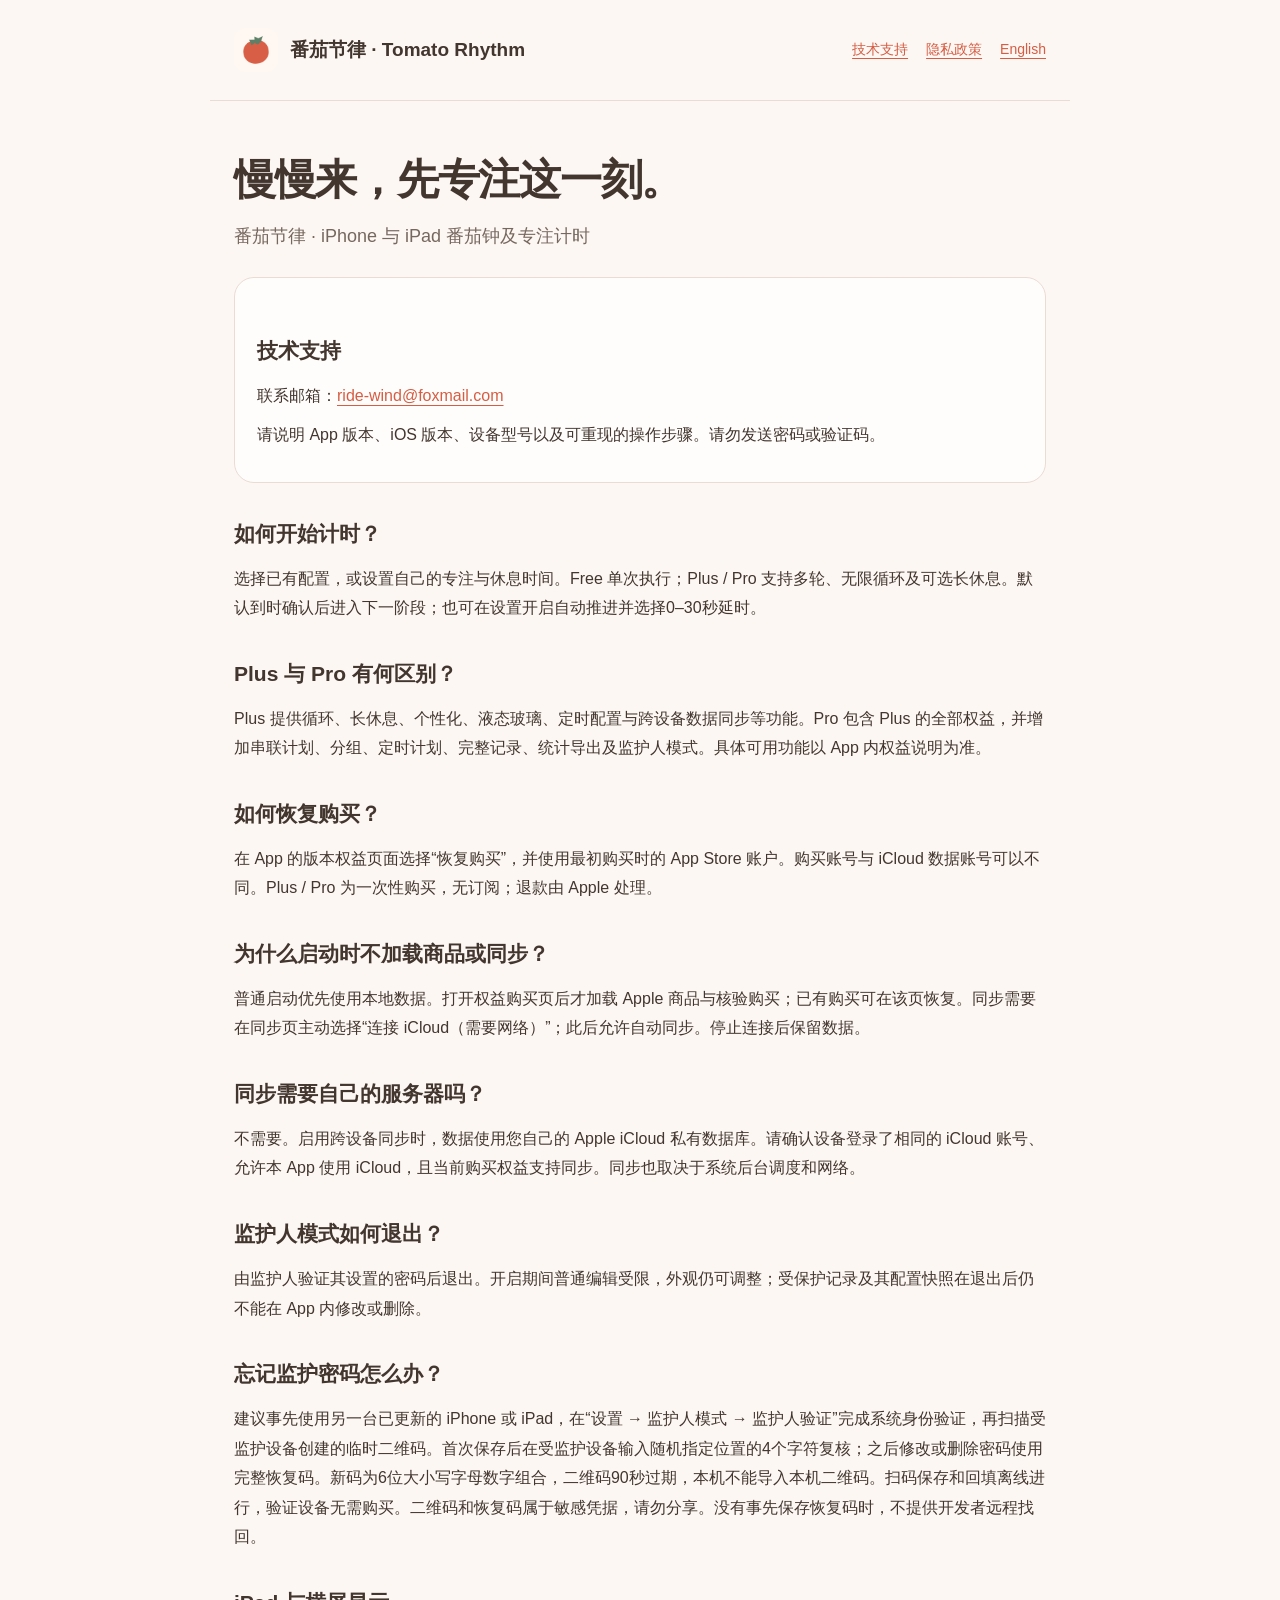
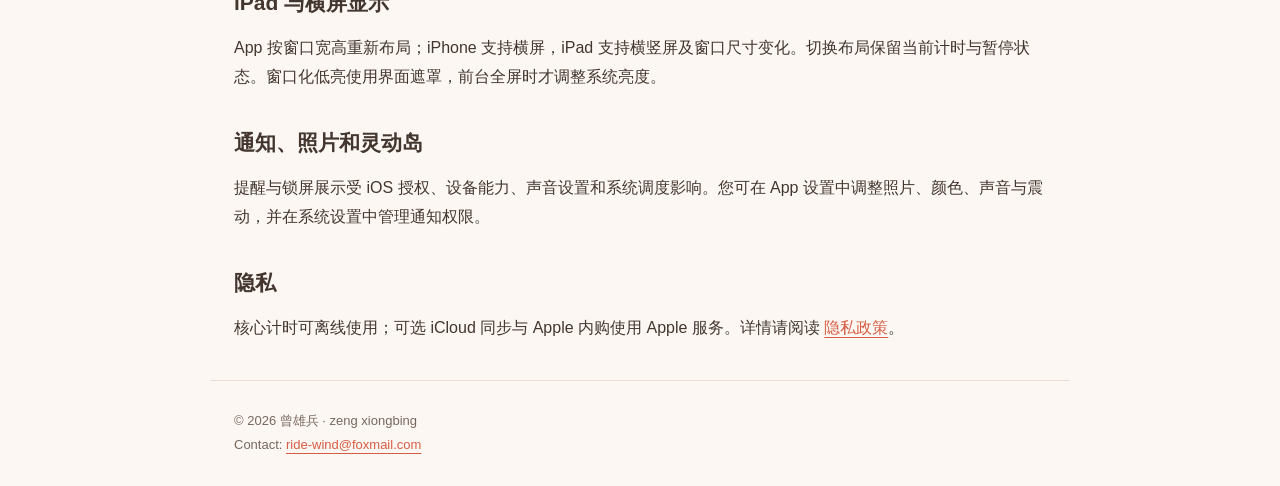
<file: index.html>
<!doctype html><html lang="zh-Hans"><head><meta charset="utf-8"><meta name="viewport" content="width=device-width, initial-scale=1"><meta name="description" content="技术支持 · 番茄节律 Tomato Rhythm"><title>技术支持 · 番茄节律</title><link rel="icon" href="icon.png"><link rel="stylesheet" href="style.css"></head><body><header><a class="brand" href="index.html"><img src="icon.png" alt=""><span>番茄节律 · Tomato Rhythm</span></a><nav aria-label="Navigation"><a href="index.html">技术支持</a><a href="privacy.html">隐私政策</a><a href="support-en.html">English</a></nav></header><main><h1>慢慢来，先专注这一刻。</h1><p class="lead intro">番茄节律 · iPhone 与 iPad 番茄钟及专注计时</p><div class="panel"><h2>技术支持</h2><p>联系邮箱：<a href="mailto:ride-wind@foxmail.com">ride-wind@foxmail.com</a></p><p>请说明 App 版本、iOS 版本、设备型号以及可重现的操作步骤。请勿发送密码或验证码。</p></div><h2>如何开始计时？</h2><p>选择已有配置，或设置自己的专注与休息时间。Free 单次执行；Plus / Pro 支持多轮、无限循环及可选长休息。默认到时确认后进入下一阶段；也可在设置开启自动推进并选择0–30秒延时。</p><h2>Plus 与 Pro 有何区别？</h2><p>Plus 提供循环、长休息、个性化、液态玻璃、定时配置与跨设备数据同步等功能。Pro 包含 Plus 的全部权益，并增加串联计划、分组、定时计划、完整记录、统计导出及监护人模式。具体可用功能以 App 内权益说明为准。</p><h2>如何恢复购买？</h2><p>在 App 的版本权益页面选择“恢复购买”，并使用最初购买时的 App Store 账户。购买账号与 iCloud 数据账号可以不同。Plus / Pro 为一次性购买，无订阅；退款由 Apple 处理。</p><h2>为什么启动时不加载商品或同步？</h2><p>普通启动优先使用本地数据。打开权益购买页后才加载 Apple 商品与核验购买；已有购买可在该页恢复。同步需要在同步页主动选择“连接 iCloud（需要网络）”；此后允许自动同步。停止连接后保留数据。</p><h2>同步需要自己的服务器吗？</h2><p>不需要。启用跨设备同步时，数据使用您自己的 Apple iCloud 私有数据库。请确认设备登录了相同的 iCloud 账号、允许本 App 使用 iCloud，且当前购买权益支持同步。同步也取决于系统后台调度和网络。</p><h2>监护人模式如何退出？</h2><p>由监护人验证其设置的密码后退出。开启期间普通编辑受限，外观仍可调整；受保护记录及其配置快照在退出后仍不能在 App 内修改或删除。</p><h2>忘记监护密码怎么办？</h2><p>建议事先使用另一台已更新的 iPhone 或 iPad，在“设置 → 监护人模式 → 监护人验证”完成系统身份验证，再扫描受监护设备创建的临时二维码。首次保存后在受监护设备输入随机指定位置的4个字符复核；之后修改或删除密码使用完整恢复码。新码为6位大小写字母数字组合，二维码90秒过期，本机不能导入本机二维码。扫码保存和回填离线进行，验证设备无需购买。二维码和恢复码属于敏感凭据，请勿分享。没有事先保存恢复码时，不提供开发者远程找回。</p><h2>iPad 与横屏显示</h2><p>App 按窗口宽高重新布局；iPhone 支持横屏，iPad 支持横竖屏及窗口尺寸变化。切换布局保留当前计时与暂停状态。窗口化低亮使用界面遮罩，前台全屏时才调整系统亮度。</p><h2>通知、照片和灵动岛</h2><p>提醒与锁屏展示受 iOS 授权、设备能力、声音设置和系统调度影响。您可在 App 设置中调整照片、颜色、声音与震动，并在系统设置中管理通知权限。</p><h2>隐私</h2><p>核心计时可离线使用；可选 iCloud 同步与 Apple 内购使用 Apple 服务。详情请阅读 <a href="privacy.html">隐私政策</a>。</p></main><footer>© 2026 曾雄兵 · zeng xiongbing<br>Contact: <a href="mailto:ride-wind@foxmail.com">ride-wind@foxmail.com</a></footer></body></html>
</file>
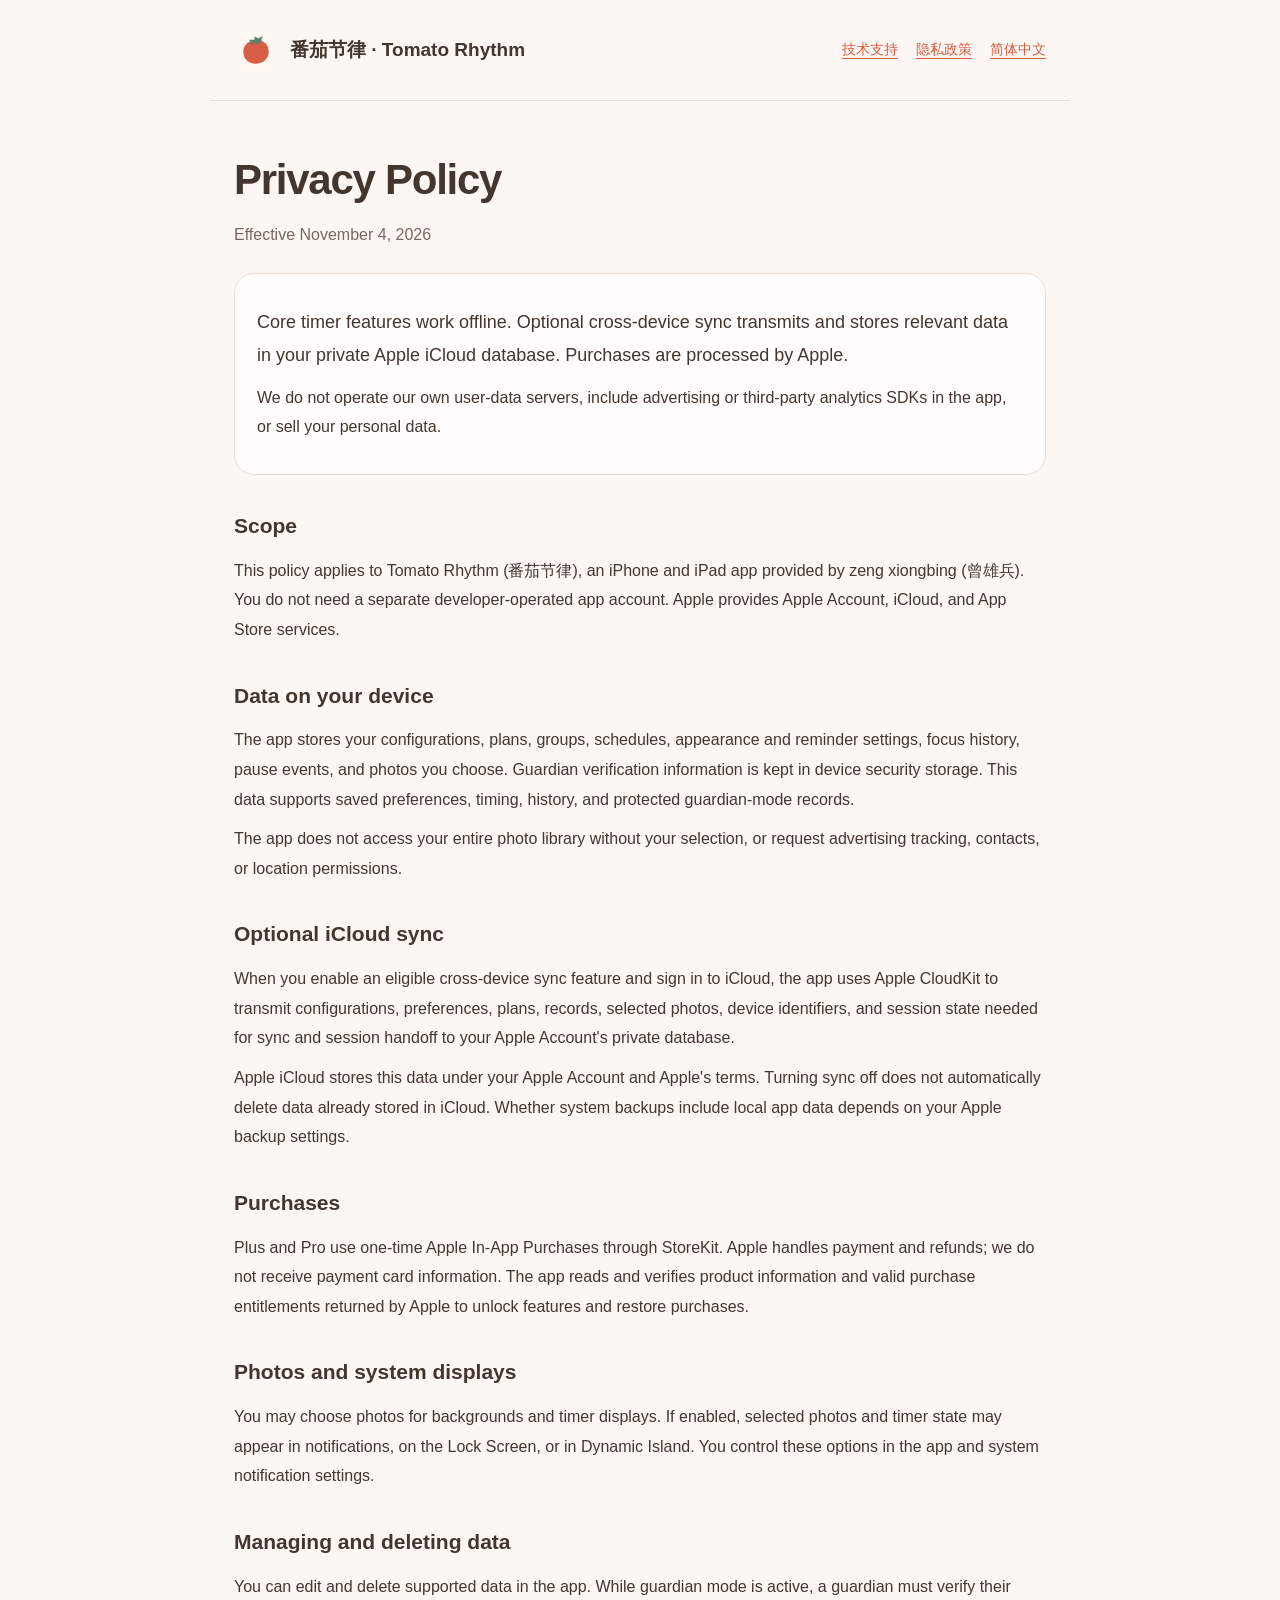
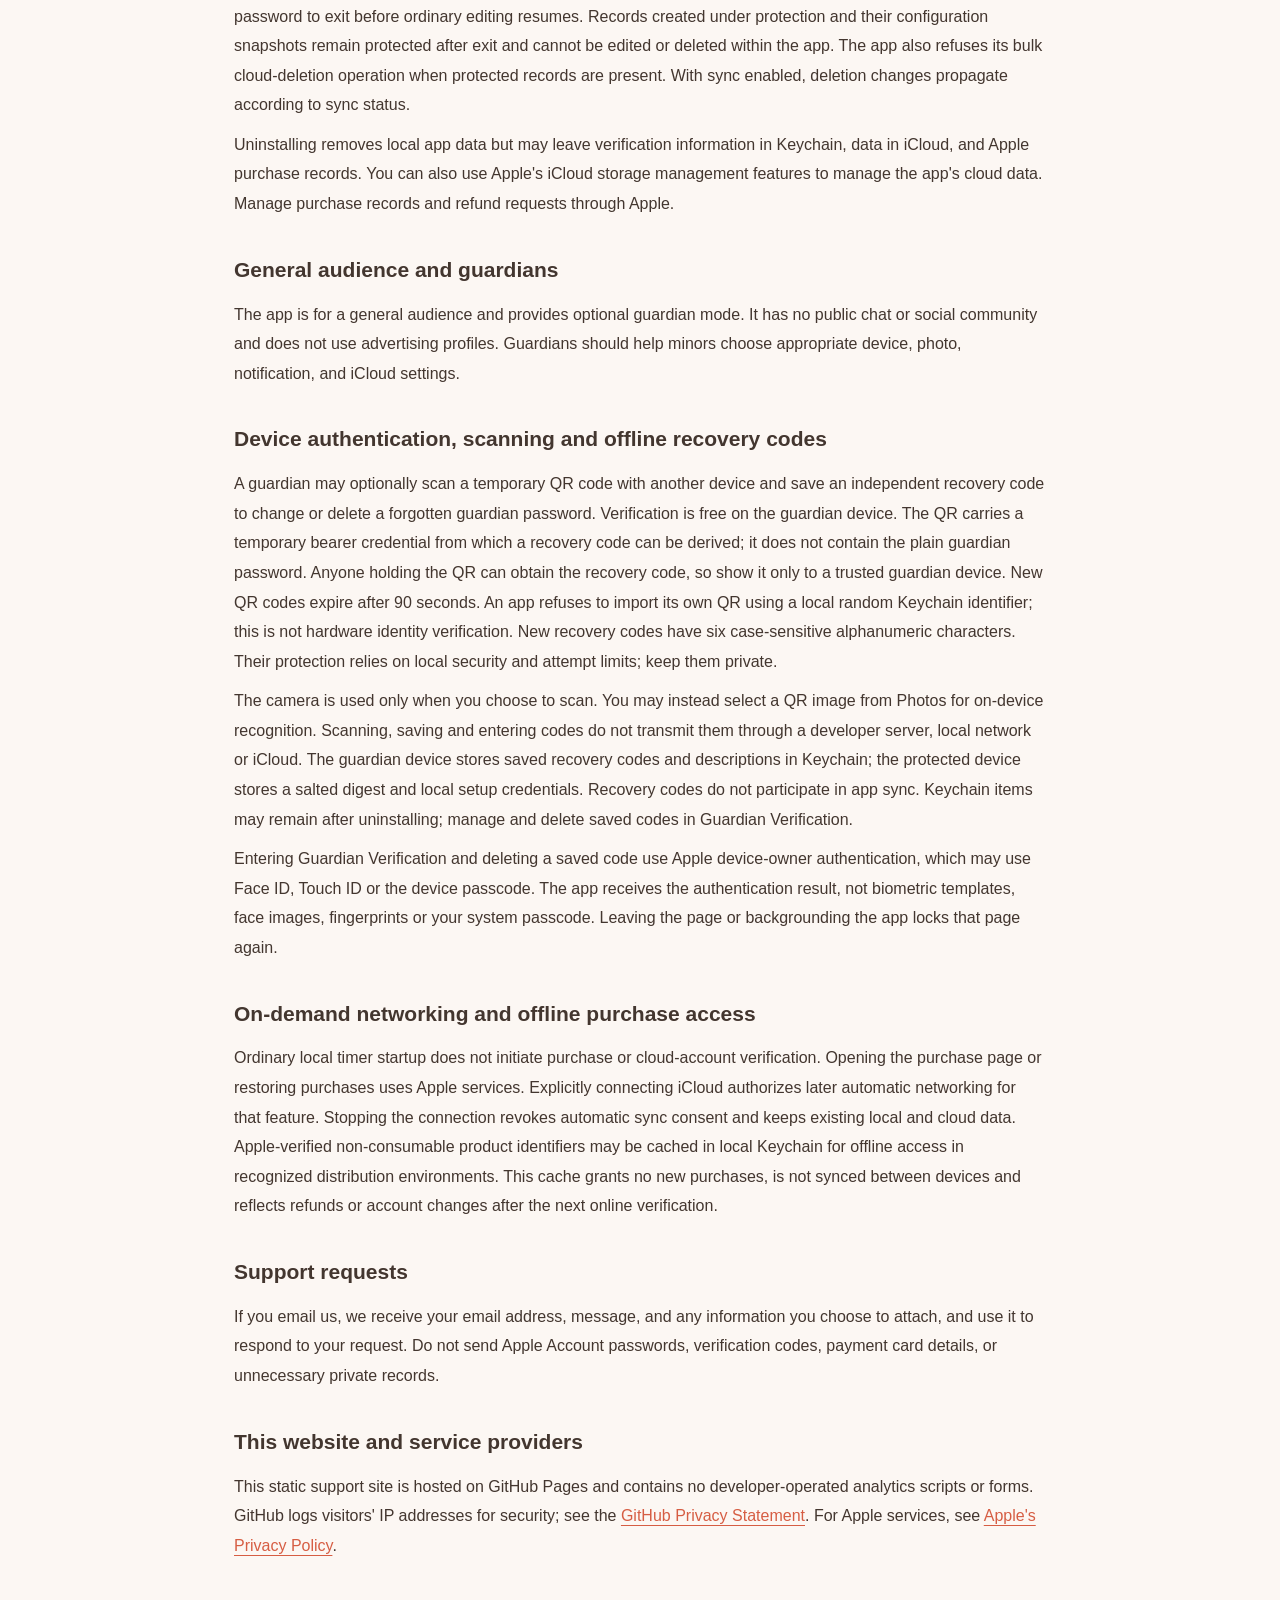
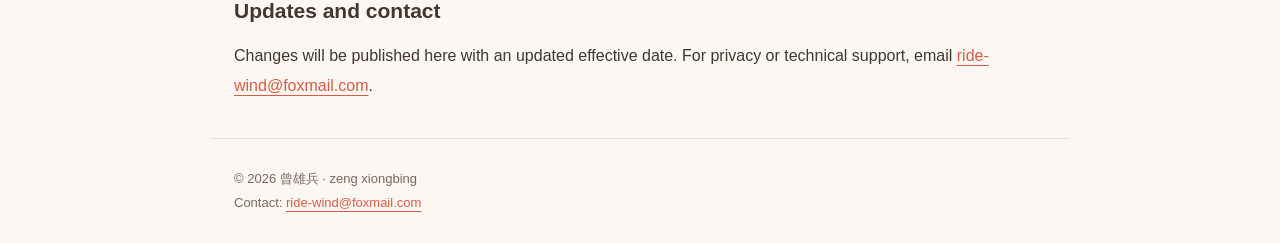
<file: privacy-en.html>
<!doctype html><html lang="en"><head><meta charset="utf-8"><meta name="viewport" content="width=device-width, initial-scale=1"><meta name="description" content="Privacy Policy · 番茄节律 Tomato Rhythm"><title>Privacy Policy · 番茄节律</title><link rel="icon" href="icon.png"><link rel="stylesheet" href="style.css"></head><body><header><a class="brand" href="index.html"><img src="icon.png" alt=""><span>番茄节律 · Tomato Rhythm</span></a><nav aria-label="Navigation"><a href="index.html">技术支持</a><a href="privacy.html">隐私政策</a><a href="privacy.html">简体中文</a></nav></header><main><h1>Privacy Policy</h1><p class="intro">Effective November 4, 2026</p><div class="panel"><p class="lead">Core timer features work offline. Optional cross-device sync transmits and stores relevant data in your private Apple iCloud database. Purchases are processed by Apple.</p><p>We do not operate our own user-data servers, include advertising or third-party analytics SDKs in the app, or sell your personal data.</p></div>
<h2>Scope</h2><p>This policy applies to Tomato Rhythm (番茄节律), an iPhone and iPad app provided by zeng xiongbing (曾雄兵). You do not need a separate developer-operated app account. Apple provides Apple Account, iCloud, and App Store services.</p>
<h2>Data on your device</h2><p>The app stores your configurations, plans, groups, schedules, appearance and reminder settings, focus history, pause events, and photos you choose. Guardian verification information is kept in device security storage. This data supports saved preferences, timing, history, and protected guardian-mode records.</p><p>The app does not access your entire photo library without your selection, or request advertising tracking, contacts, or location permissions.</p>
<h2>Optional iCloud sync</h2><p>When you enable an eligible cross-device sync feature and sign in to iCloud, the app uses Apple CloudKit to transmit configurations, preferences, plans, records, selected photos, device identifiers, and session state needed for sync and session handoff to your Apple Account's private database.</p><p>Apple iCloud stores this data under your Apple Account and Apple's terms. Turning sync off does not automatically delete data already stored in iCloud. Whether system backups include local app data depends on your Apple backup settings.</p>
<h2>Purchases</h2><p>Plus and Pro use one-time Apple In-App Purchases through StoreKit. Apple handles payment and refunds; we do not receive payment card information. The app reads and verifies product information and valid purchase entitlements returned by Apple to unlock features and restore purchases.</p>
<h2>Photos and system displays</h2><p>You may choose photos for backgrounds and timer displays. If enabled, selected photos and timer state may appear in notifications, on the Lock Screen, or in Dynamic Island. You control these options in the app and system notification settings.</p>
<h2>Managing and deleting data</h2><p>You can edit and delete supported data in the app. While guardian mode is active, a guardian must verify their password to exit before ordinary editing resumes. Records created under protection and their configuration snapshots remain protected after exit and cannot be edited or deleted within the app. The app also refuses its bulk cloud-deletion operation when protected records are present. With sync enabled, deletion changes propagate according to sync status.</p><p>Uninstalling removes local app data but may leave verification information in Keychain, data in iCloud, and Apple purchase records. You can also use Apple's iCloud storage management features to manage the app's cloud data. Manage purchase records and refund requests through Apple.</p>
<h2>General audience and guardians</h2><p>The app is for a general audience and provides optional guardian mode. It has no public chat or social community and does not use advertising profiles. Guardians should help minors choose appropriate device, photo, notification, and iCloud settings.</p>
<h2>Device authentication, scanning and offline recovery codes</h2><p>A guardian may optionally scan a temporary QR code with another device and save an independent recovery code to change or delete a forgotten guardian password. Verification is free on the guardian device. The QR carries a temporary bearer credential from which a recovery code can be derived; it does not contain the plain guardian password. Anyone holding the QR can obtain the recovery code, so show it only to a trusted guardian device. New QR codes expire after 90 seconds. An app refuses to import its own QR using a local random Keychain identifier; this is not hardware identity verification. New recovery codes have six case-sensitive alphanumeric characters. Their protection relies on local security and attempt limits; keep them private.</p><p>The camera is used only when you choose to scan. You may instead select a QR image from Photos for on-device recognition. Scanning, saving and entering codes do not transmit them through a developer server, local network or iCloud. The guardian device stores saved recovery codes and descriptions in Keychain; the protected device stores a salted digest and local setup credentials. Recovery codes do not participate in app sync. Keychain items may remain after uninstalling; manage and delete saved codes in Guardian Verification.</p><p>Entering Guardian Verification and deleting a saved code use Apple device-owner authentication, which may use Face ID, Touch ID or the device passcode. The app receives the authentication result, not biometric templates, face images, fingerprints or your system passcode. Leaving the page or backgrounding the app locks that page again.</p><h2>On-demand networking and offline purchase access</h2><p>Ordinary local timer startup does not initiate purchase or cloud-account verification. Opening the purchase page or restoring purchases uses Apple services. Explicitly connecting iCloud authorizes later automatic networking for that feature. Stopping the connection revokes automatic sync consent and keeps existing local and cloud data. Apple-verified non-consumable product identifiers may be cached in local Keychain for offline access in recognized distribution environments. This cache grants no new purchases, is not synced between devices and reflects refunds or account changes after the next online verification.</p><h2>Support requests</h2><p>If you email us, we receive your email address, message, and any information you choose to attach, and use it to respond to your request. Do not send Apple Account passwords, verification codes, payment card details, or unnecessary private records.</p>
<h2>This website and service providers</h2><p>This static support site is hosted on GitHub Pages and contains no developer-operated analytics scripts or forms. GitHub logs visitors' IP addresses for security; see the <a href="https://docs.github.com/en/site-policy/privacy-policies/github-general-privacy-statement">GitHub Privacy Statement</a>. For Apple services, see <a href="https://www.apple.com/legal/privacy/">Apple's Privacy Policy</a>.</p>
<h2>Updates and contact</h2><p>Changes will be published here with an updated effective date. For privacy or technical support, email <a href="mailto:ride-wind@foxmail.com">ride-wind@foxmail.com</a>.</p></main><footer>© 2026 曾雄兵 · zeng xiongbing<br>Contact: <a href="mailto:ride-wind@foxmail.com">ride-wind@foxmail.com</a></footer></body></html>
</file>
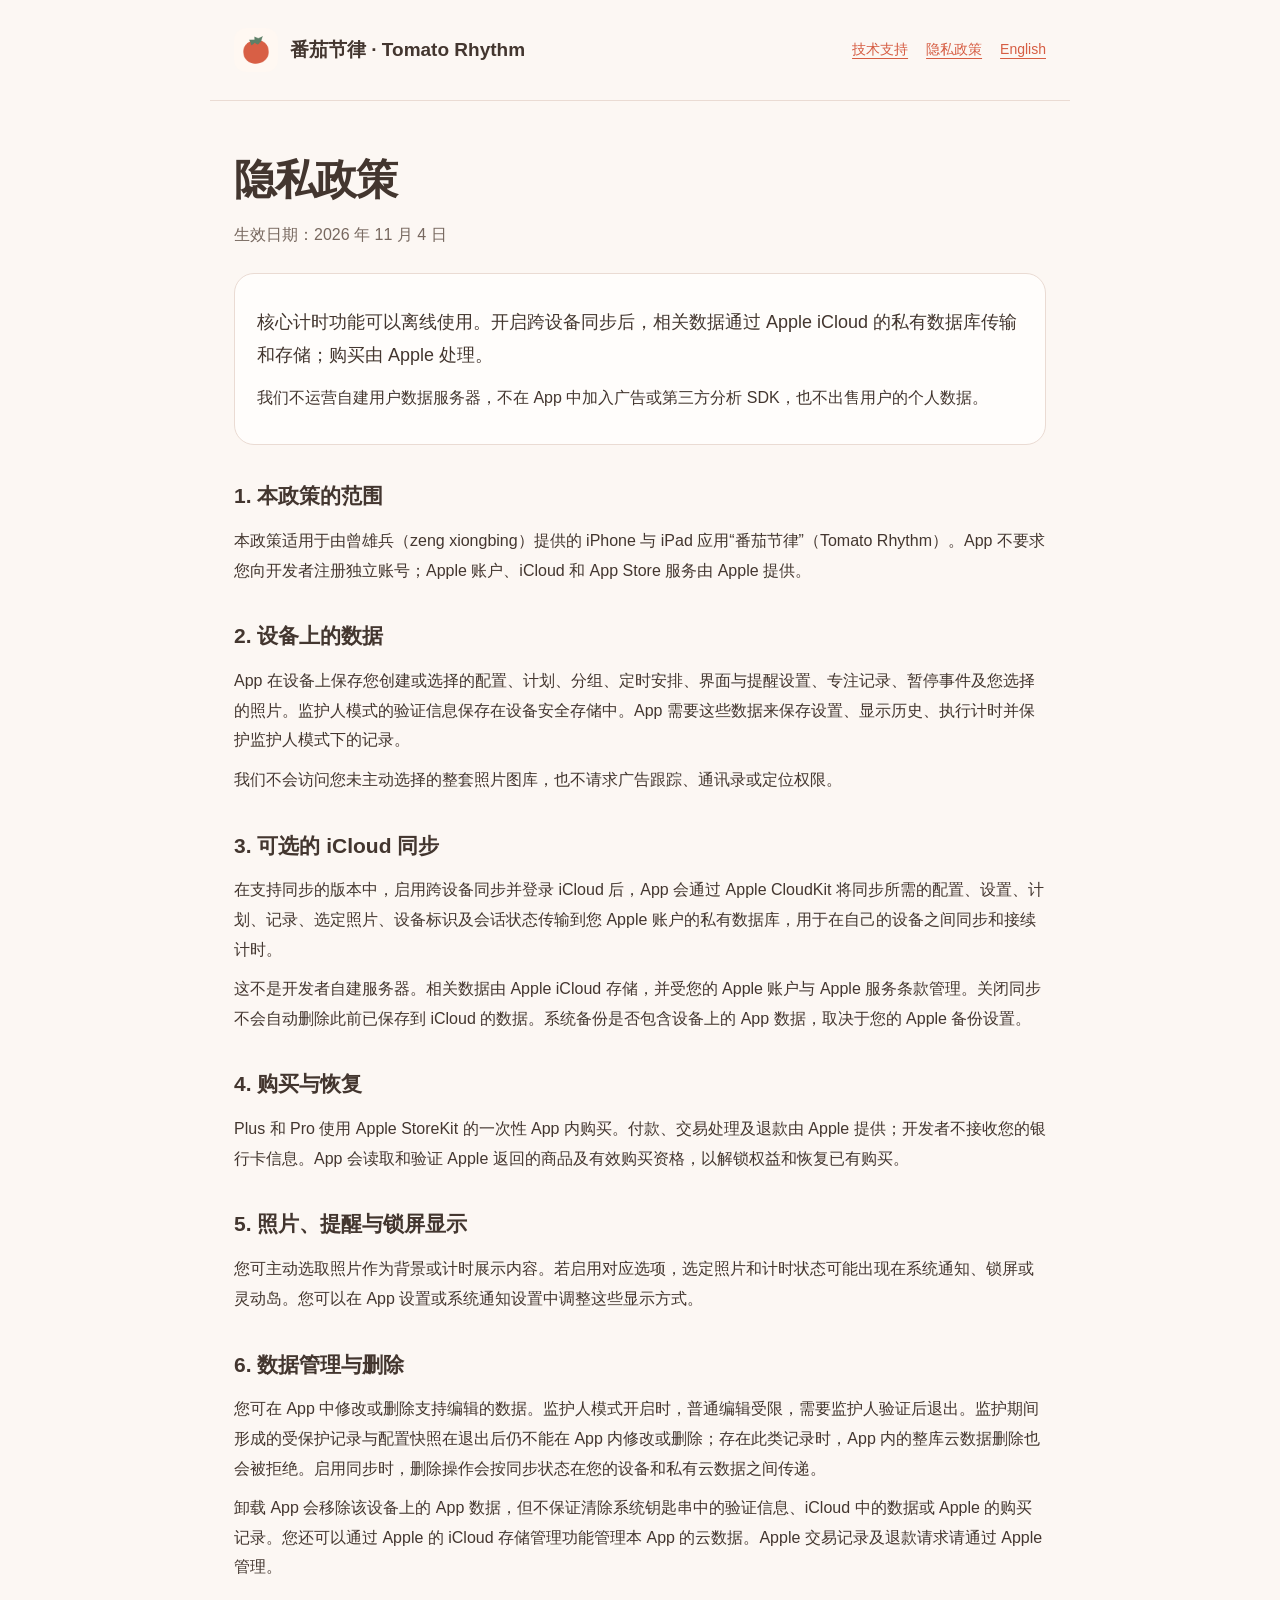
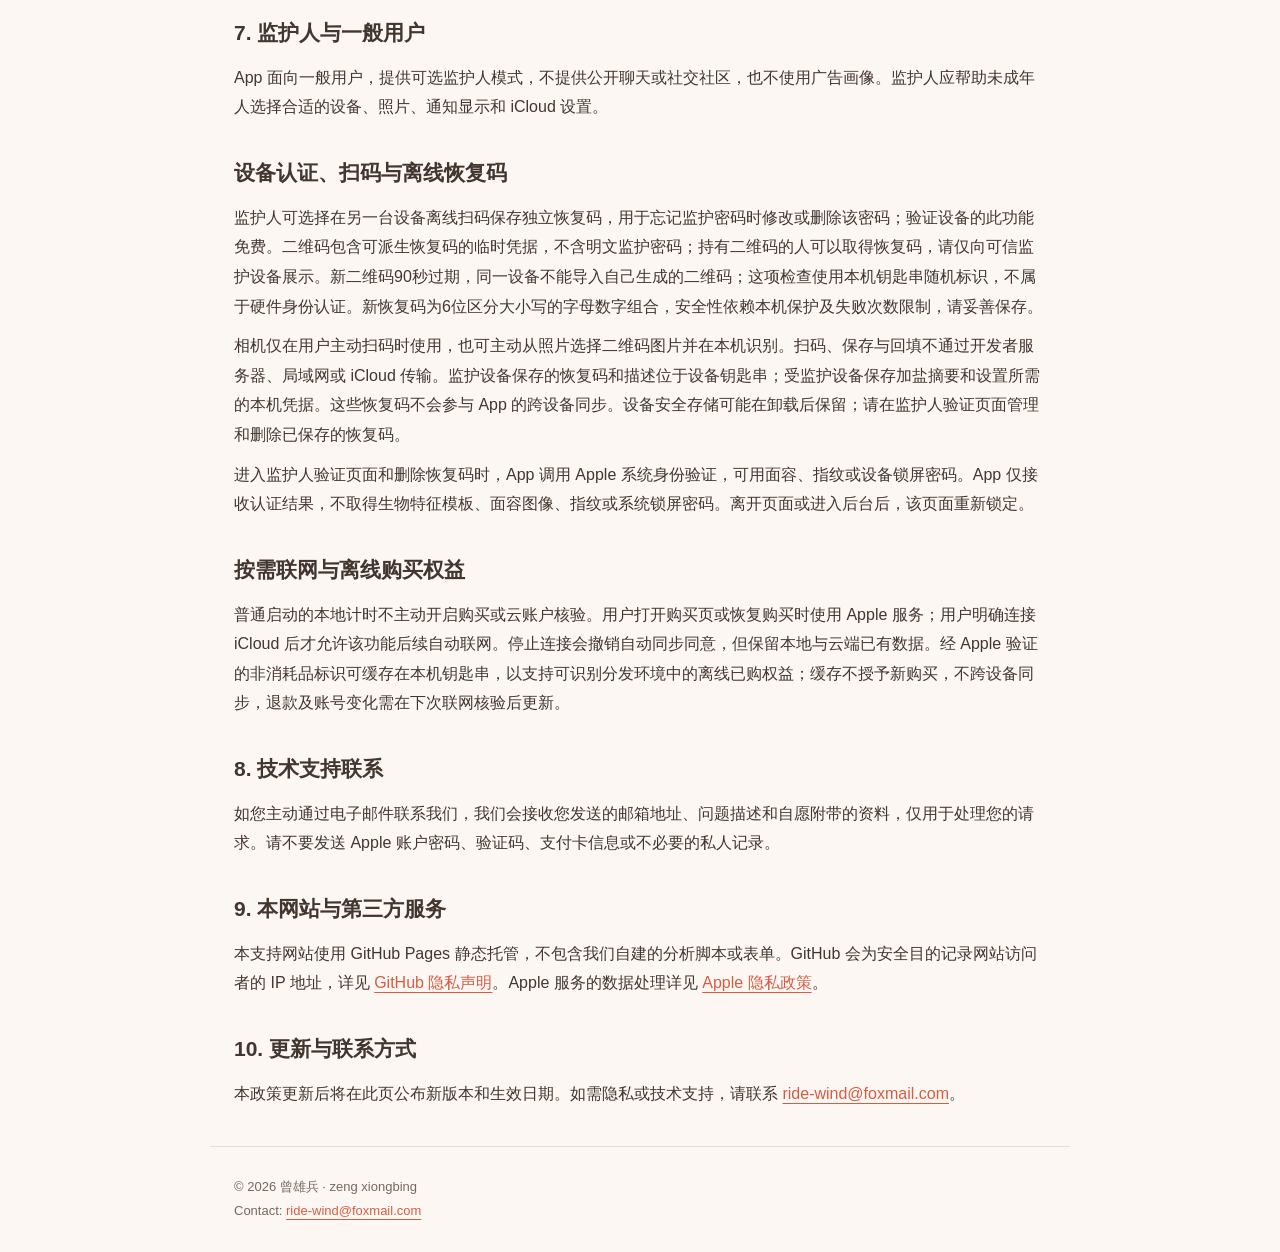
<file: privacy.html>
<!doctype html><html lang="zh-Hans"><head><meta charset="utf-8"><meta name="viewport" content="width=device-width, initial-scale=1"><meta name="description" content="隐私政策 · 番茄节律 Tomato Rhythm"><title>隐私政策 · 番茄节律</title><link rel="icon" href="icon.png"><link rel="stylesheet" href="style.css"></head><body><header><a class="brand" href="index.html"><img src="icon.png" alt=""><span>番茄节律 · Tomato Rhythm</span></a><nav aria-label="Navigation"><a href="index.html">技术支持</a><a href="privacy.html">隐私政策</a><a href="privacy-en.html">English</a></nav></header><main><h1>隐私政策</h1><p class="intro">生效日期：2026 年 11 月 4 日</p><div class="panel"><p class="lead">核心计时功能可以离线使用。开启跨设备同步后，相关数据通过 Apple iCloud 的私有数据库传输和存储；购买由 Apple 处理。</p><p>我们不运营自建用户数据服务器，不在 App 中加入广告或第三方分析 SDK，也不出售用户的个人数据。</p></div>
<h2>1. 本政策的范围</h2><p>本政策适用于由曾雄兵（zeng xiongbing）提供的 iPhone 与 iPad 应用“番茄节律”（Tomato Rhythm）。App 不要求您向开发者注册独立账号；Apple 账户、iCloud 和 App Store 服务由 Apple 提供。</p>
<h2>2. 设备上的数据</h2><p>App 在设备上保存您创建或选择的配置、计划、分组、定时安排、界面与提醒设置、专注记录、暂停事件及您选择的照片。监护人模式的验证信息保存在设备安全存储中。App 需要这些数据来保存设置、显示历史、执行计时并保护监护人模式下的记录。</p><p>我们不会访问您未主动选择的整套照片图库，也不请求广告跟踪、通讯录或定位权限。</p>
<h2>3. 可选的 iCloud 同步</h2><p>在支持同步的版本中，启用跨设备同步并登录 iCloud 后，App 会通过 Apple CloudKit 将同步所需的配置、设置、计划、记录、选定照片、设备标识及会话状态传输到您 Apple 账户的私有数据库，用于在自己的设备之间同步和接续计时。</p><p>这不是开发者自建服务器。相关数据由 Apple iCloud 存储，并受您的 Apple 账户与 Apple 服务条款管理。关闭同步不会自动删除此前已保存到 iCloud 的数据。系统备份是否包含设备上的 App 数据，取决于您的 Apple 备份设置。</p>
<h2>4. 购买与恢复</h2><p>Plus 和 Pro 使用 Apple StoreKit 的一次性 App 内购买。付款、交易处理及退款由 Apple 提供；开发者不接收您的银行卡信息。App 会读取和验证 Apple 返回的商品及有效购买资格，以解锁权益和恢复已有购买。</p>
<h2>5. 照片、提醒与锁屏显示</h2><p>您可主动选取照片作为背景或计时展示内容。若启用对应选项，选定照片和计时状态可能出现在系统通知、锁屏或灵动岛。您可以在 App 设置或系统通知设置中调整这些显示方式。</p>
<h2>6. 数据管理与删除</h2><p>您可在 App 中修改或删除支持编辑的数据。监护人模式开启时，普通编辑受限，需要监护人验证后退出。监护期间形成的受保护记录与配置快照在退出后仍不能在 App 内修改或删除；存在此类记录时，App 内的整库云数据删除也会被拒绝。启用同步时，删除操作会按同步状态在您的设备和私有云数据之间传递。</p><p>卸载 App 会移除该设备上的 App 数据，但不保证清除系统钥匙串中的验证信息、iCloud 中的数据或 Apple 的购买记录。您还可以通过 Apple 的 iCloud 存储管理功能管理本 App 的云数据。Apple 交易记录及退款请求请通过 Apple 管理。</p>
<h2>7. 监护人与一般用户</h2><p>App 面向一般用户，提供可选监护人模式，不提供公开聊天或社交社区，也不使用广告画像。监护人应帮助未成年人选择合适的设备、照片、通知显示和 iCloud 设置。</p>
<h2>设备认证、扫码与离线恢复码</h2><p>监护人可选择在另一台设备离线扫码保存独立恢复码，用于忘记监护密码时修改或删除该密码；验证设备的此功能免费。二维码包含可派生恢复码的临时凭据，不含明文监护密码；持有二维码的人可以取得恢复码，请仅向可信监护设备展示。新二维码90秒过期，同一设备不能导入自己生成的二维码；这项检查使用本机钥匙串随机标识，不属于硬件身份认证。新恢复码为6位区分大小写的字母数字组合，安全性依赖本机保护及失败次数限制，请妥善保存。</p><p>相机仅在用户主动扫码时使用，也可主动从照片选择二维码图片并在本机识别。扫码、保存与回填不通过开发者服务器、局域网或 iCloud 传输。监护设备保存的恢复码和描述位于设备钥匙串；受监护设备保存加盐摘要和设置所需的本机凭据。这些恢复码不会参与 App 的跨设备同步。设备安全存储可能在卸载后保留；请在监护人验证页面管理和删除已保存的恢复码。</p><p>进入监护人验证页面和删除恢复码时，App 调用 Apple 系统身份验证，可用面容、指纹或设备锁屏密码。App 仅接收认证结果，不取得生物特征模板、面容图像、指纹或系统锁屏密码。离开页面或进入后台后，该页面重新锁定。</p><h2>按需联网与离线购买权益</h2><p>普通启动的本地计时不主动开启购买或云账户核验。用户打开购买页或恢复购买时使用 Apple 服务；用户明确连接 iCloud 后才允许该功能后续自动联网。停止连接会撤销自动同步同意，但保留本地与云端已有数据。经 Apple 验证的非消耗品标识可缓存在本机钥匙串，以支持可识别分发环境中的离线已购权益；缓存不授予新购买，不跨设备同步，退款及账号变化需在下次联网核验后更新。</p><h2>8. 技术支持联系</h2><p>如您主动通过电子邮件联系我们，我们会接收您发送的邮箱地址、问题描述和自愿附带的资料，仅用于处理您的请求。请不要发送 Apple 账户密码、验证码、支付卡信息或不必要的私人记录。</p>
<h2>9. 本网站与第三方服务</h2><p>本支持网站使用 GitHub Pages 静态托管，不包含我们自建的分析脚本或表单。GitHub 会为安全目的记录网站访问者的 IP 地址，详见 <a href="https://docs.github.com/en/site-policy/privacy-policies/github-general-privacy-statement">GitHub 隐私声明</a>。Apple 服务的数据处理详见 <a href="https://www.apple.com/legal/privacy/">Apple 隐私政策</a>。</p>
<h2>10. 更新与联系方式</h2><p>本政策更新后将在此页公布新版本和生效日期。如需隐私或技术支持，请联系 <a href="mailto:ride-wind@foxmail.com">ride-wind@foxmail.com</a>。</p></main><footer>© 2026 曾雄兵 · zeng xiongbing<br>Contact: <a href="mailto:ride-wind@foxmail.com">ride-wind@foxmail.com</a></footer></body></html>
</file>
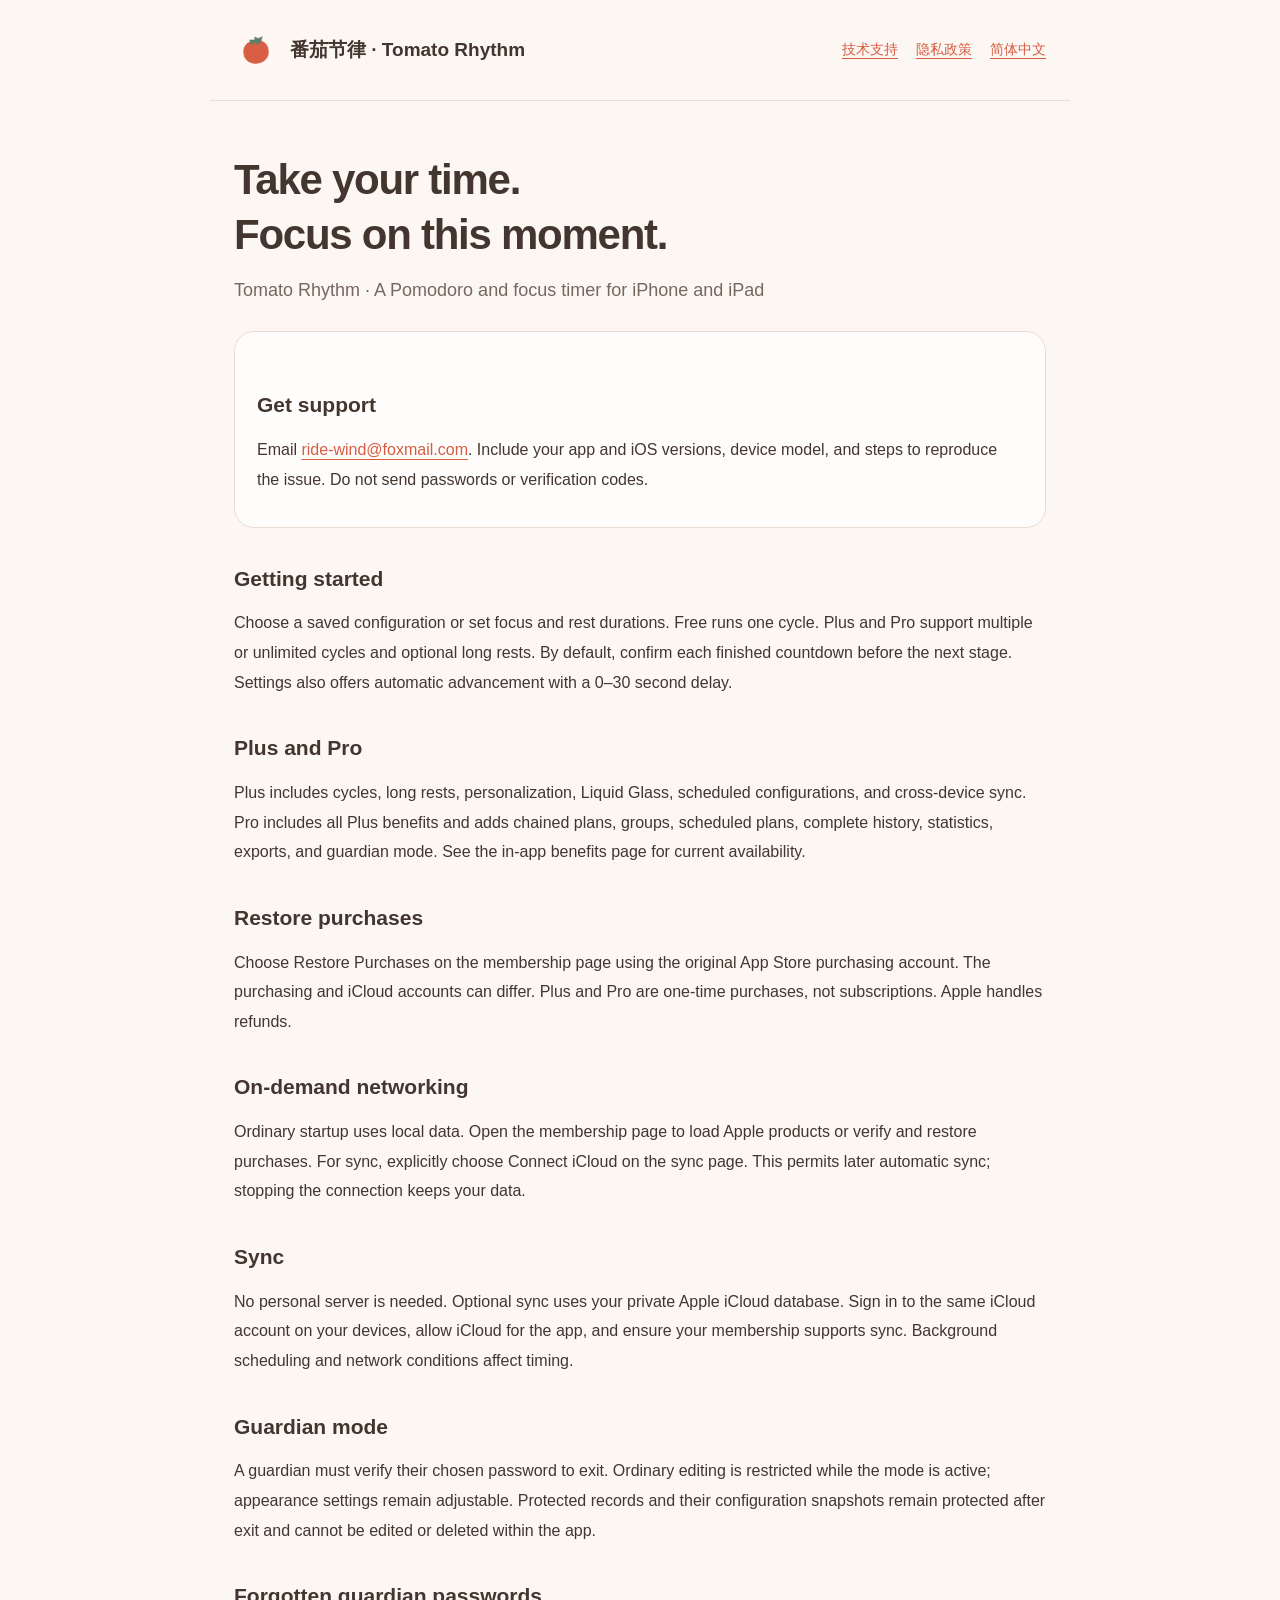
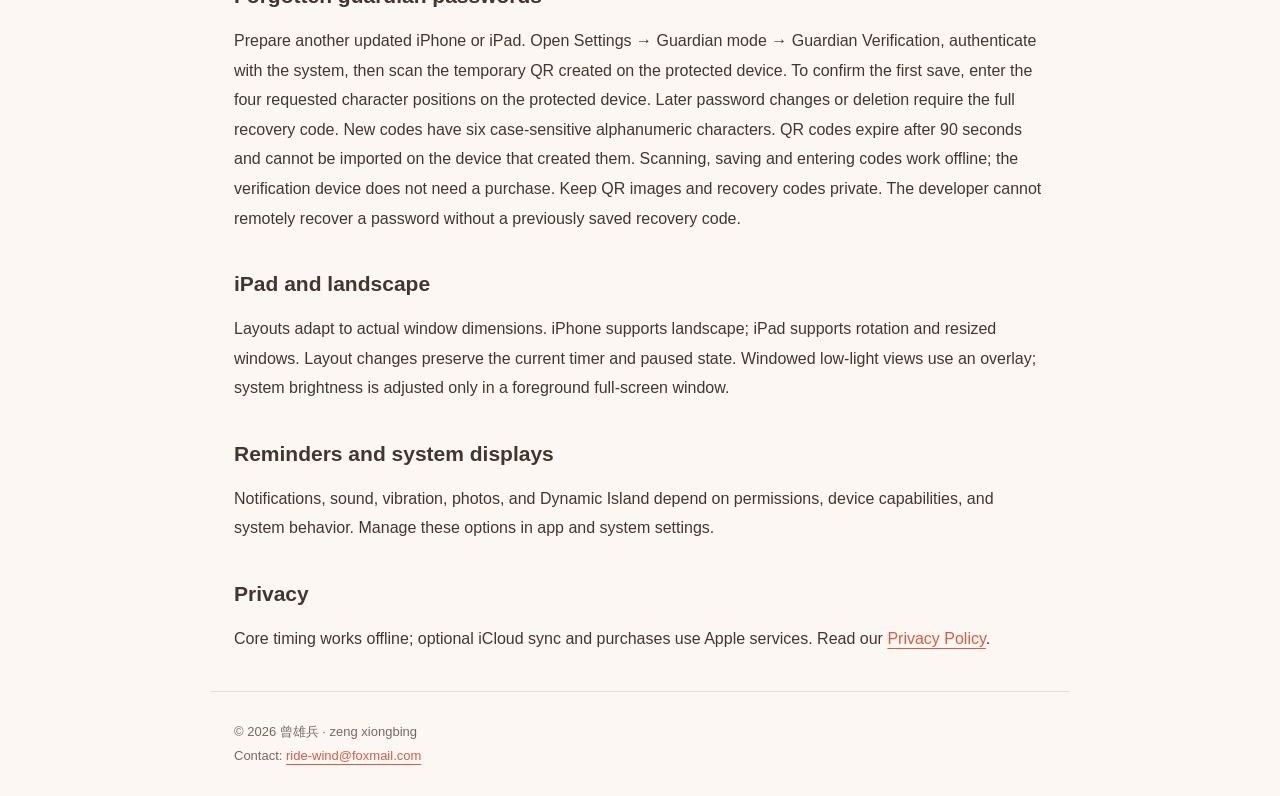
<file: support-en.html>
<!doctype html><html lang="en"><head><meta charset="utf-8"><meta name="viewport" content="width=device-width, initial-scale=1"><meta name="description" content="Support · 番茄节律 Tomato Rhythm"><title>Support · 番茄节律</title><link rel="icon" href="icon.png"><link rel="stylesheet" href="style.css"></head><body><header><a class="brand" href="index.html"><img src="icon.png" alt=""><span>番茄节律 · Tomato Rhythm</span></a><nav aria-label="Navigation"><a href="index.html">技术支持</a><a href="privacy.html">隐私政策</a><a href="index.html">简体中文</a></nav></header><main><h1>Take your time.<br>Focus on this moment.</h1><p class="lead intro">Tomato Rhythm · A Pomodoro and focus timer for iPhone and iPad</p><div class="panel"><h2>Get support</h2><p>Email <a href="mailto:ride-wind@foxmail.com">ride-wind@foxmail.com</a>. Include your app and iOS versions, device model, and steps to reproduce the issue. Do not send passwords or verification codes.</p></div><h2>Getting started</h2><p>Choose a saved configuration or set focus and rest durations. Free runs one cycle. Plus and Pro support multiple or unlimited cycles and optional long rests. By default, confirm each finished countdown before the next stage. Settings also offers automatic advancement with a 0–30 second delay.</p><h2>Plus and Pro</h2><p>Plus includes cycles, long rests, personalization, Liquid Glass, scheduled configurations, and cross-device sync. Pro includes all Plus benefits and adds chained plans, groups, scheduled plans, complete history, statistics, exports, and guardian mode. See the in-app benefits page for current availability.</p><h2>Restore purchases</h2><p>Choose Restore Purchases on the membership page using the original App Store purchasing account. The purchasing and iCloud accounts can differ. Plus and Pro are one-time purchases, not subscriptions. Apple handles refunds.</p><h2>On-demand networking</h2><p>Ordinary startup uses local data. Open the membership page to load Apple products or verify and restore purchases. For sync, explicitly choose Connect iCloud on the sync page. This permits later automatic sync; stopping the connection keeps your data.</p><h2>Sync</h2><p>No personal server is needed. Optional sync uses your private Apple iCloud database. Sign in to the same iCloud account on your devices, allow iCloud for the app, and ensure your membership supports sync. Background scheduling and network conditions affect timing.</p><h2>Guardian mode</h2><p>A guardian must verify their chosen password to exit. Ordinary editing is restricted while the mode is active; appearance settings remain adjustable. Protected records and their configuration snapshots remain protected after exit and cannot be edited or deleted within the app.</p><h2>Forgotten guardian passwords</h2><p>Prepare another updated iPhone or iPad. Open Settings → Guardian mode → Guardian Verification, authenticate with the system, then scan the temporary QR created on the protected device. To confirm the first save, enter the four requested character positions on the protected device. Later password changes or deletion require the full recovery code. New codes have six case-sensitive alphanumeric characters. QR codes expire after 90 seconds and cannot be imported on the device that created them. Scanning, saving and entering codes work offline; the verification device does not need a purchase. Keep QR images and recovery codes private. The developer cannot remotely recover a password without a previously saved recovery code.</p><h2>iPad and landscape</h2><p>Layouts adapt to actual window dimensions. iPhone supports landscape; iPad supports rotation and resized windows. Layout changes preserve the current timer and paused state. Windowed low-light views use an overlay; system brightness is adjusted only in a foreground full-screen window.</p><h2>Reminders and system displays</h2><p>Notifications, sound, vibration, photos, and Dynamic Island depend on permissions, device capabilities, and system behavior. Manage these options in app and system settings.</p><h2>Privacy</h2><p>Core timing works offline; optional iCloud sync and purchases use Apple services. Read our <a href="privacy-en.html">Privacy Policy</a>.</p></main><footer>© 2026 曾雄兵 · zeng xiongbing<br>Contact: <a href="mailto:ride-wind@foxmail.com">ride-wind@foxmail.com</a></footer></body></html>
</file>
<file: style.css>
:root{color-scheme:light dark;--bg:#fcf7f3;--card:#fffdfb;--ink:#43362f;--muted:#77685f;--tomato:#d65d43;--line:#eadbd3}*{box-sizing:border-box}body{margin:0;background:var(--bg);color:var(--ink);font:16px/1.85 -apple-system,BlinkMacSystemFont,'Segoe UI',sans-serif}header,main,footer{max-width:860px;margin:auto;padding:28px 24px}header{display:flex;align-items:center;justify-content:space-between;gap:18px;border-bottom:1px solid var(--line)}.brand{display:flex;align-items:center;gap:12px;font-size:19px;font-weight:650;text-decoration:none;color:var(--ink)}.brand img{height:44px;width:44px;border-radius:12px}nav{display:flex;gap:18px;flex-wrap:wrap;font-size:14px}a{color:var(--tomato);text-underline-offset:4px}h1{font-size:clamp(29px,5vw,42px);line-height:1.3;margin:24px 0 12px;letter-spacing:-.03em}h2{font-size:21px;margin:32px 0 10px}p{margin:10px 0}.intro,.note{color:var(--muted)}.note{font-size:14px}.panel{background:var(--card);border:1px solid var(--line);border-radius:20px;padding:22px;margin:24px 0}li{margin:8px 0}footer{border-top:1px solid var(--line);font-size:13px;color:var(--muted)}.lead{font-size:18px}table{width:100%;border-collapse:collapse;font-size:14px}th,td{text-align:left;vertical-align:top;padding:12px 8px;border-bottom:1px solid var(--line)}:focus-visible{outline:3px solid var(--tomato);outline-offset:5px}@media(prefers-color-scheme:dark){:root{--bg:#211b18;--card:#2b231f;--ink:#f4e7df;--muted:#bdafa5;--tomato:#f18a70;--line:#4b3a31}}@media(max-width:520px){header{align-items:flex-start;flex-direction:column}header,main,footer{padding:20px}.panel{padding:18px}table{font-size:13px}}
</file>
